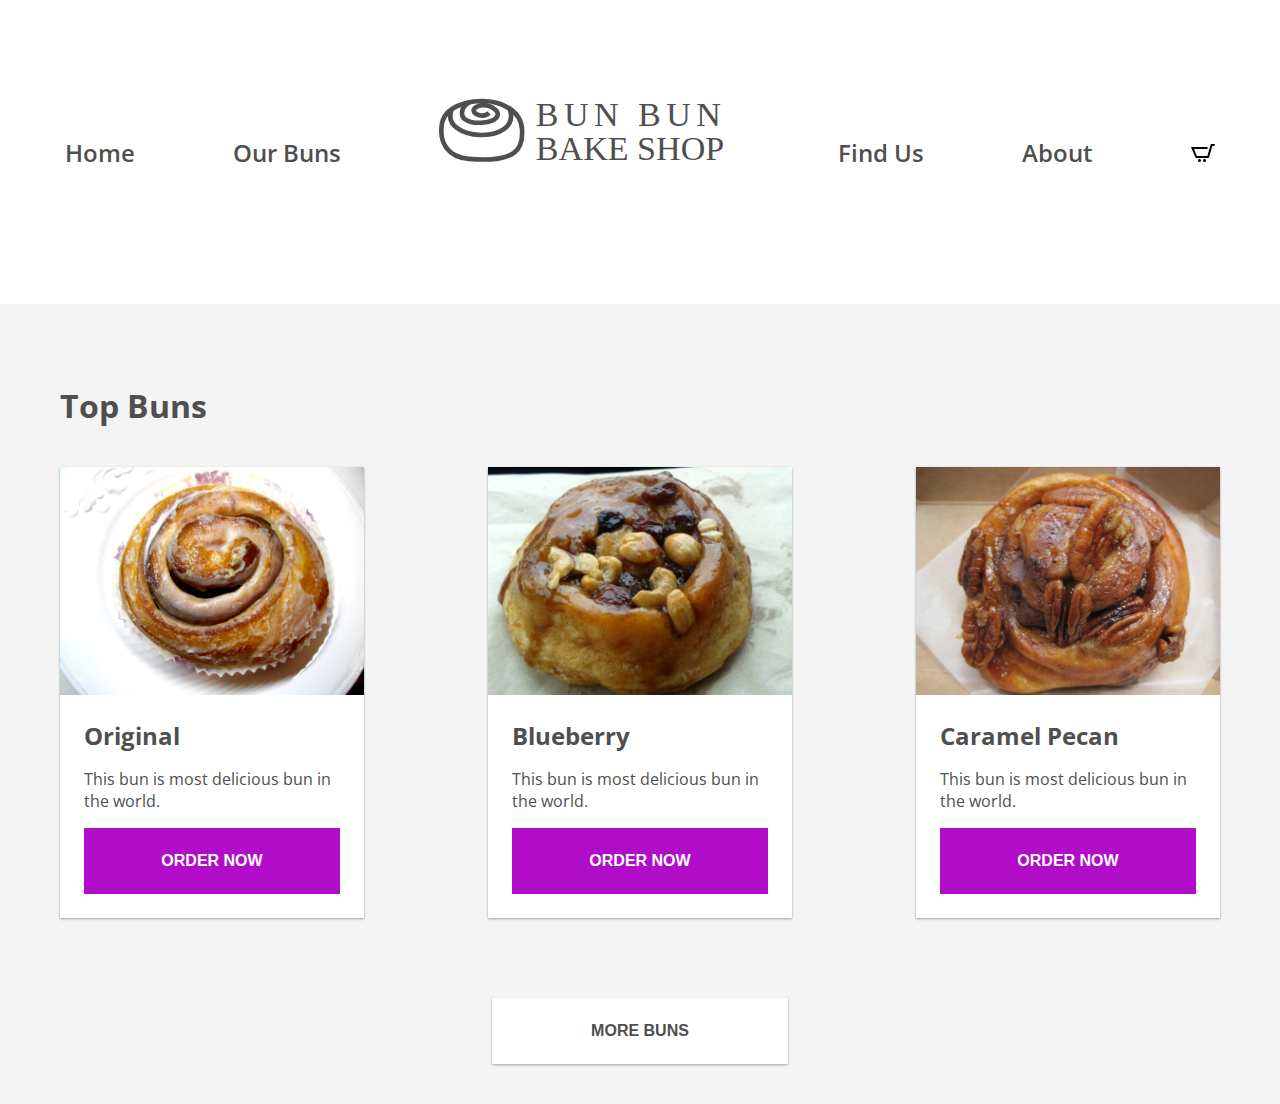
<file: index.html>
<!DOCTYPE html>
<html>

<head>
  <title>Bun Bun Bake Shop</title>
  <meta charset="UTF-8">
  <link rel="stylesheet" href="./styles.css">

</head>

<body>
  <nav class="primarynav">
    <ul>
      <li>
        <a href="./index.html">Home</a>
      </li>
      <li>
        <a href="./browse.html">Our Buns</a>
      </li>
      <li>
        <a href="">
          <img src="./assets/images/bblogo.svg" alt="">
        </a>
      </li>
      <li>
        <a href="">Find Us</a>
      </li>
      <li>
        <a href="">
          About
        </a>
      </li>
      <li>
        <a href="" class="cart-wrapper">
          <img class="cart" src="./assets/images/cart.svg" alt="">
          <div id="cart-preview-count"></div>
        </a>
      </li>
    </ul>
  </nav>
  <div class="wrapper">
    <h1>Top Buns</h1>
    <div class="topBuns">
      <a href="./product.html">
        <div class="orderGroup">
          <img src="./assets/images/Original.jpg" alt="">
          <div class="productDetails">
            <h2>Original</h2>
            <p>This bun is most delicious bun in the world.</p>
            <button class="order" id="1">Order Now</button>
          </div>
        </div>
      </a>
      <a href="./product.html">
        <div class="orderGroup">
          <img src="./assets/images/Berry.jpg" alt="">
          <div class="productDetails">
            <h2>Blueberry</h2>
            <p>This bun is most delicious bun in the world.</p>
            <button class="order" id="2">Order Now</button>
          </div>
        </div>
      </a>
      <a href="./product.html">
        <div class="orderGroup">
          <img src="./assets/images/CaramelPecan.jpg" alt="">
          <div class="productDetails">
            <h2>Caramel Pecan</h2>
            <p>This bun is most delicious bun in the world.</p>
            <button class="order" id="3">Order Now</button>
          </div>
        </div>
      </a>
    </div>
    <div class="row">
      <a href="./browse.html">
      <button class="browse">More Buns</button>
      </a>
    </div>
  </div>
  <script src="lodash.js"></script>
  <script src="script.js"></script>
</body>

</html>
</file>
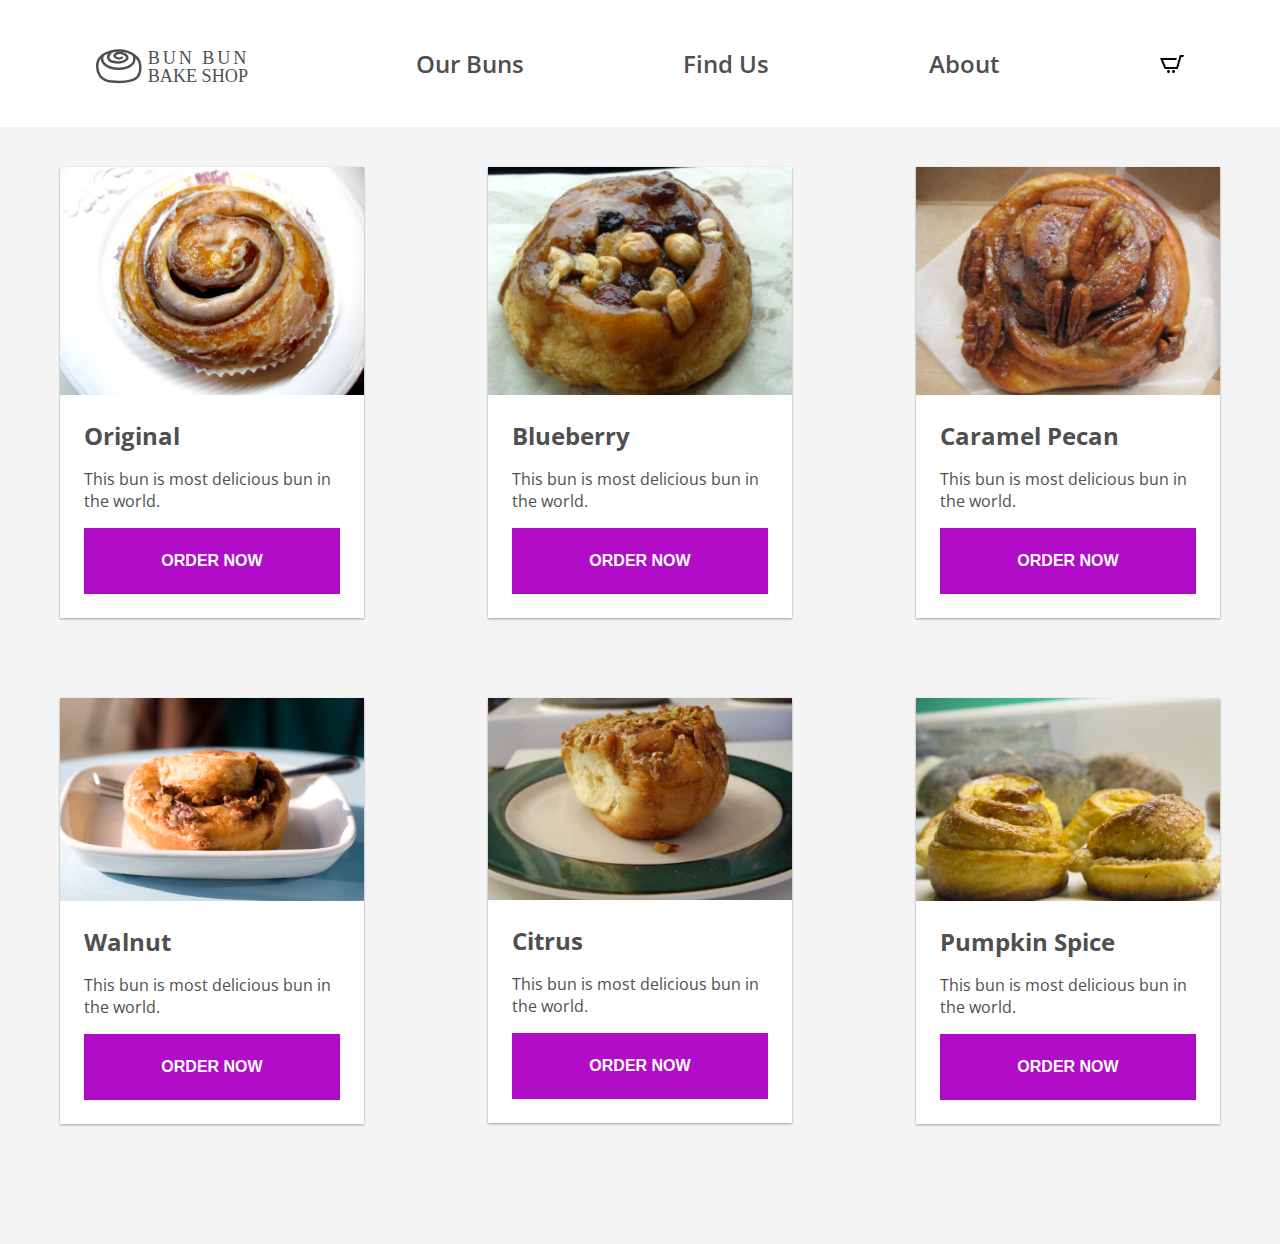
<file: browse.html>
<!DOCTYPE html>
<html>

<head>
  <title>Bun Bun Bake Shop</title>
  <meta charset="UTF-8">
  <link rel="stylesheet" href="./styles.css">
</head>

<body>
  <nav class="primarynav">
    <ul class="secondary">
      <li>
        <a href="./index.html">
          <img class="logoHome" src="./assets/images/bblogo.svg" alt="">
        </a>
      </li>
      <li>
        <a href="./browse.html">Our Buns</a>
      </li>

      <li>
        <a href="">Find Us</a>
      </li>
      <li>
        <a href="">
          About
        </a>
      </li>
      <li>
        <a href="" class="cart-wrapper">
          <img class="cart" src="./assets/images/cart.svg" alt="">
          <div id="cart-preview-count"></div>
        </a>
      </li>
    </ul>
  </nav>
  <div class="wrapper">
    <div class="topBuns">
      <a href="./product.html">
        <div class="orderGroup">
          <img src="./assets/images/Original.jpg" alt="">
          <div class="productDetails">
            <h2>Original</h2>
            <p>This bun is most delicious bun in the world.</p>
            <button class="order" id="1">Order Now</button>
          </div>
        </div>
      </a>
      <a href="./product.html">
        <div class="orderGroup">
          <img src="./assets/images/Berry.jpg" alt="">
          <div class="productDetails">
            <h2>Blueberry</h2>
            <p>This bun is most delicious bun in the world.</p>
            <button class="order" id="2">Order Now</button>
          </div>
        </div>
      </a>
      <a href="./product.html">
        <div class="orderGroup">
          <img src="./assets/images/CaramelPecan.jpg" alt="">
          <div class="productDetails">
            <h2>Caramel Pecan</h2>
            <p>This bun is most delicious bun in the world.</p>
            <button class="order" id="3">Order Now</button>
          </div>
        </div>
      </a>
    </div>
    <div class="topBuns">
      <a href="./product.html">
        <div class="orderGroup">
          <img src="./assets/images/Walnut.jpg" alt="">
          <div class="productDetails">
            <h2>Walnut</h2>
            <p>This bun is most delicious bun in the world.</p>
            <button class="order" id="4">Order Now</button>
          </div>
        </div>
      </a>
      <a href="./product.html">
        <div class="orderGroup">
          <img src="./assets/images/GlutenFree.jpg" alt="">
          <div class="productDetails">
            <h2>Citrus</h2>
            <p>This bun is most delicious bun in the world.</p>
            <button class="order" id="5">Order Now</button>
          </div>
        </div>
      </a>
      <a href="./product.html">
        <div class="orderGroup">
          <img src="./assets/images/PumpkinSpice.jpg" alt="">
          <div class="productDetails">
            <h2>Pumpkin Spice</h2>
            <p>This bun is most delicious bun in the world.</p>
            <button class="order" id="6">Order Now</button>
          </div>
        </div>
      </a>
    </div>
  </div>
  <script src="lodash.js"></script>
  <script src="script.js"></script>
</body>

</html>
</file>
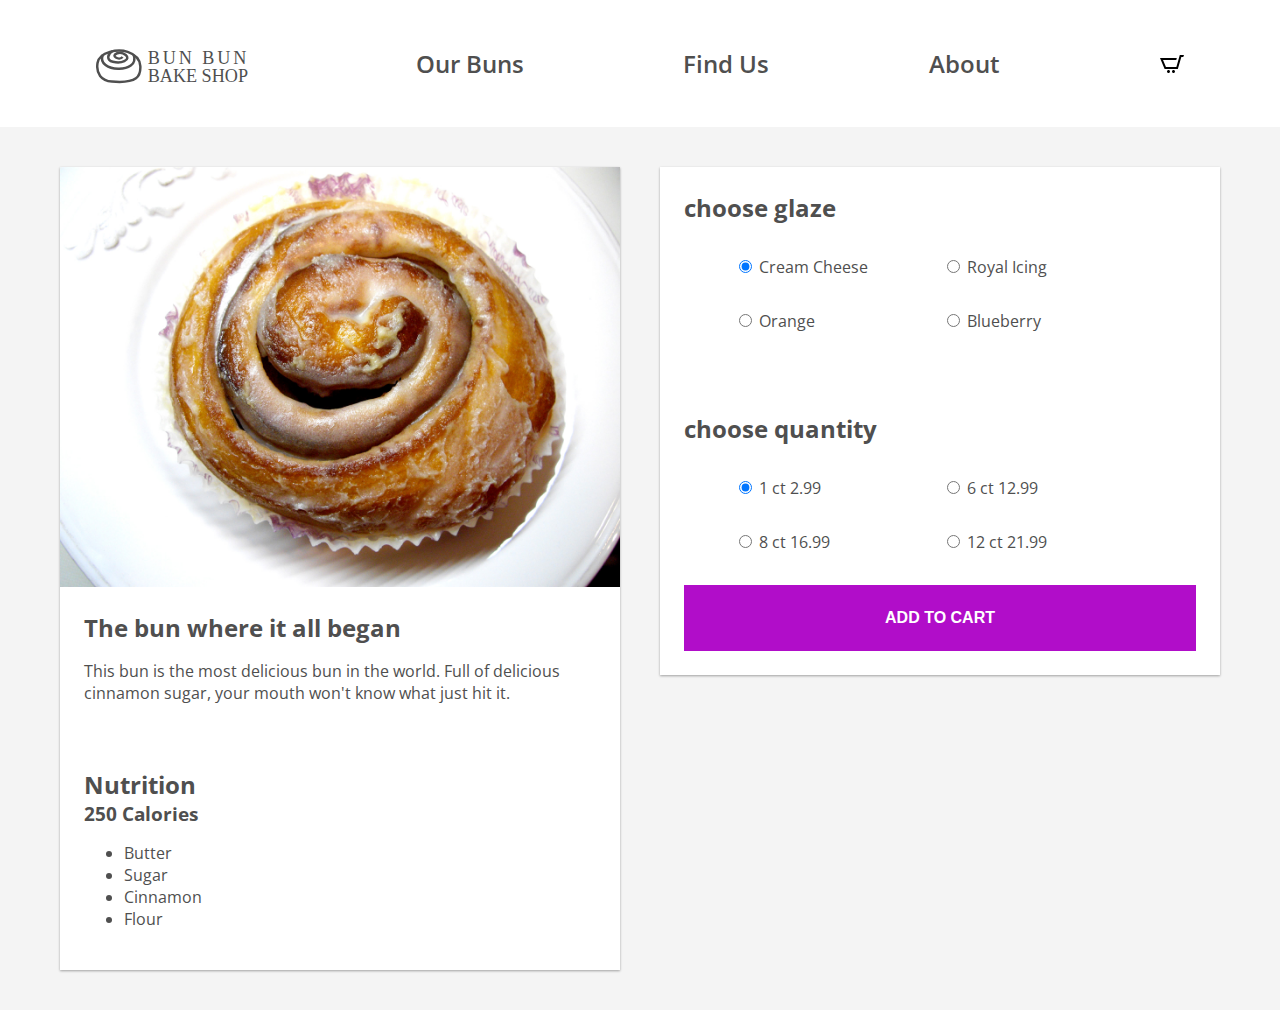
<file: product.html>
<!DOCTYPE html>
<html>

<head>
  <title>Bun Bun Bake Shop</title>
  <meta charset="UTF-8">
  <link rel="stylesheet" href="./styles.css">
</head>

<body>
  <nav class="primarynav">
    <ul class="secondary">
      <li>
        <a href="./index.html">
          <img class="logoHome" src="./assets/images/bblogo.svg" alt="">
        </a>
      </li>
      <li>
        <a href="./browse.html">Our Buns</a>
      </li>

      <li>
        <a href="">Find Us</a>
      </li>
      <li>
        <a href="">
          About
        </a>
      </li>
      <li>
        <a href="" class="cart-wrapper">
          <img class="cart" src="./assets/images/cart.svg" alt="">
          <div id="cart-preview-count"></div>
        </a>
      </li>
    </ul>
  </nav>
  <div class="wrapper">
    <div class="singleProduct">
        <div class="productGroup">
          <img src="./assets/images/Original.jpg" alt="">
          <div class="productDetails">
            <h2>The bun where it all began</h2>
            <p>This bun is the most delicious bun in the world. Full of delicious cinnamon sugar, your mouth won't know what just hit it.</p>
          </div>
          <div class="productDetails">
            <h2>Nutrition</h2>
            <h3>250 Calories</h3>
            <ul>
              <li>Butter</li>
              <li>Sugar</li>
              <li>Cinnamon</li>
              <li>Flour</li>
            </ul>
          </div>

        </div>
        <div class="productGroup">
          <div class="productDetails">
            <div class="chooseItems">
              <h2>choose glaze</h2>
                <ul class="row">
                  <li>
                    <input checked="checked" id="glaze_cream" type="radio" name="glaze" value="creamCheese">
                    <label for="glaze_cream">Cream Cheese</label>
                  </li>
                  <li>
                    <input id="glaze_royal" type="radio" name="glaze" value="royalIcing">
                    <label for="glaze_royal">Royal Icing</label>
                  </li>
                  <li>
                    <input id="glaze_orange" type="radio" name="glaze" value="orange">
                    <label for="glaze_orange">Orange</label>
                  </li>
                  <li>
                    <input id="glaze_blueberry" type="radio" name="glaze" value="blueberry">
                    <label for="glaze_blueberry">Blueberry</label>
                  </li>
                </ul>
            </div>
          </div>
          <div class="productDetails">
            <div class="chooseItems">
              <h2>choose quantity</h2>
                <ul class="row">
                  <li>
                    <input  checked="checked" id="ct_one" type="radio" name="quantity" value="ctOne">
                    <label for="ct_one">1 ct 2.99</label>
                  </li>
                  <li>
                    <input id="ct_six" type="radio" name="quantity" value="ctSix">
                    <label for="ct_six">6 ct 12.99</label>
                  </li>
                  <li>
                    <input id="ct_eight" type="radio" name="quantity" value="ctEight">
                    <label for="ct_eight">8 ct 16.99</label>
                  </li>
                  <li>
                    <input id="ct_twelve" type="radio" name="quantity" value="ctTwelve">
                    <label for="ct_twelve">12 ct 21.99</label>
                  </li>
                </ul>
            </div>
            <button id="1" name="cinnamon" class="order">Add to cart</button>
          </div>
        </div>
    </div>
  </div>
  <script src="lodash.js"></script>
  <script src="script.js"></script>
</body>

</html>
</file>
<file: styles.css>
@import url('https://fonts.googleapis.com/css?family=Open+Sans:400,600');

 /*referenced box shadow code here https://codepen.io/sdthornton/pen/wBZdXq*/
 /*images from https://drive.google.com/drive/folders/1jbo6_Nd0KtA5_bha6z-99ef5fAhxJzji*/
 /*shopping cart from https://iconmonstr.com/license/ */

.primarynav {
  background-color: #ffffff;
  margin: 0;
  padding: 16px;
}

.primarynav ul {
  display: flex;
  flex-direction: row;
  list-style: none;
  justify-content: space-around;
  align-items: center;
  padding: 0;
  margin: 80px auto;
}

.primarynav ul.secondary {
  margin: 0;
  max-width: 100%;
}

.primarynav img {
  width: 100%;
}

.primarynav img.logoHome {
  width: 160px;
  margin-top: 32px;
}

.primarynav a {
  text-decoration: none;
  color: #4f4f4f;
  font-weight: 600;
  font-size: 24px;
}

.cart-wrapper {
  position: relative;
}

.cart {
  fill: #4f4f4f;
  color: #4f4f4f;
  padding-top: 8px;
}

#cart-preview-count {
  position: absolute;
  top: -8px;
  right: -12px;
  font-size: 14px;
  background-color: #000000;
  border-radius: 9px;
  color: #ffffff;
  line-height: 18px;
  min-width: 18px;
  text-align: center;
  padding: 0 2px;

}

body {
  background-color: #f4f4f4;
  margin: 0;
  font-family: 'Open Sans', sans-serif;
}

.wrapper {
  max-width: 1160px;
  margin: 0 auto;
  padding: 40px;
}

.wrapper h1 {
  color: #4f4f4f;
  margin: 40px 0;
}

.wrapper .topBuns {
  display: flex;
  flex-direction: row;
  justify-content: space-between;
  margin-bottom: 80px;
}

.wrapper .orderGroup {
  width: 304px;
  display: flex;
  flex-direction: column;
  box-shadow: 0 1px 3px rgba(0, 0, 0, 0.12), 0 1px 2px rgba(0, 0, 0, 0.24);
  transition: all 0.3s cubic-bezier(.25, .8, .25, 1);
}

.wrapper .orderGroup:hover {
  box-shadow: 0 3px 6px rgba(0, 0, 0, 0.16), 0 3px 6px rgba(0, 0, 0, 0.23);
  cursor: pointer;
}

.wrapper .singleProduct {
  display: flex;
  flex-direction: row;
  justify-content: space-between;
}

.orderGroup img {
  max-height: 100%;
  max-width: 100%;
}

.productGroup {
  height: 100%;
  width: 560px;
  display: flex;
  flex-direction: column;
  box-shadow: 0 1px 3px rgba(0, 0, 0, 0.12), 0 1px 2px rgba(0, 0, 0, 0.24);
}
.productGroup img {
  max-height: 100%;
  max-width: 100%;
}
.productGroup .productDetails {
  background-color: #ffffff;
  display: flex;
  flex-direction: column;
  color: #4f4f4f;
  padding: 24px;
}
.productGroup .productDetails ul {
  display: flex;
  flex-direction: column;

}

.orderGroup .productDetails {
  background-color: #ffffff;
  display: flex;
  flex-direction: column;
  color: #4f4f4f;
  padding: 24px;
}

.orderGroup .productDetails h2 {
  margin: 0;
}
.productGroup .productDetails h2 {
  margin: 0;
}
.productGroup .productDetails h3 {
  margin: 0;
}

.chooseItems ul.row {
  display: block;
  margin-bottom: 16px;
  list-style-type: none;
  padding: 0 48px;

}
.chooseItems ul.row li {
  width: 49%;
  display: inline-block;
  text-align: left;
  padding: 16px 0;
}

button.order {
  background-color: #b10dc9;
  color: #ffffff;
  box-shadow: none;
}

button {
  padding: 24px;
  text-transform: uppercase;
  background-color: #ffffff;
  color: #4f4f4f;
  box-shadow: 0 1px 3px rgba(0, 0, 0, 0.12), 0 1px 2px rgba(0, 0, 0, 0.24);
  border: none;
  transition: all 0.3s cubic-bezier(.25, .8, .25, 1);
  font-weight: 600;
  font-size: 16px;
}

button.order:hover {
  cursor: pointer;
  background-color: #860e9b;
  color: #ffffff;
}

button:hover {
  box-shadow: 0 3px 6px rgba(0, 0, 0, 0.16), 0 3px 6px rgba(0, 0, 0, 0.23);
  cursor: pointer;
}

.row {
  text-align: center;
  text-decoration: none;
}

.row .browse {
  width: 296px;
}

.topBuns a {
  text-decoration: none;
}
</file>
